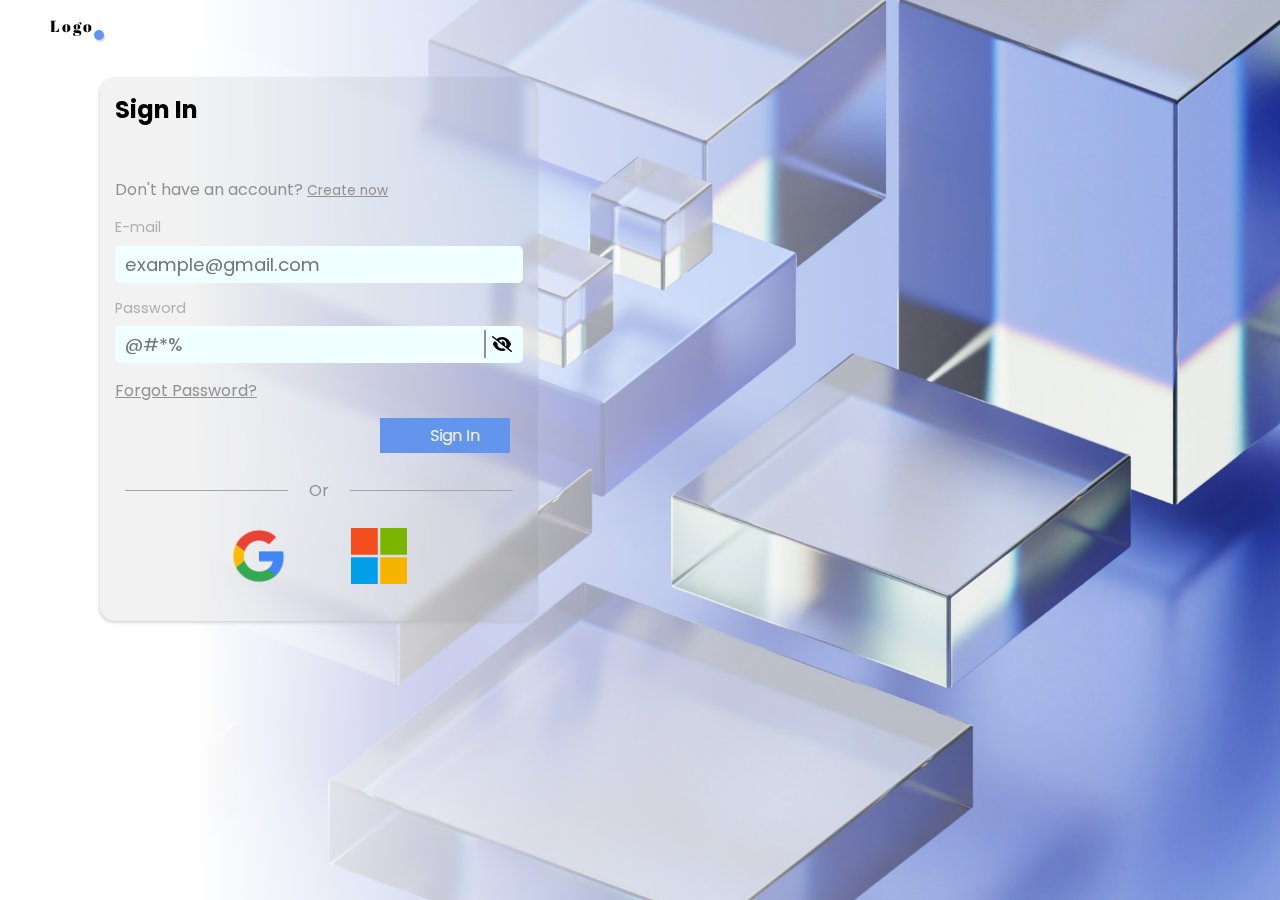
<file: pages/login.html>
<!DOCTYPE html>
<html lang="en">
<head>
    <meta charset="UTF-8">
    <meta name="viewport" content="width=device-width, initial-scale=1.0">
    <title>Login | Mock App</title>

    <link rel="icon" href="../assets/images/poo_solid.ico" type="image/x-icon">

    <link rel="stylesheet" href="../assets/styles/login/styles.css">
</head>
<body>
    <div class="frame">
        <div class="logo">
            <a href="#"><p>Logo</p></a>
        </div>
        <div class="formBlock">
            <!-- topic -->
            <h2>Sign In</h2>
            <!-- error msg -->
             <div class="errorMsg"></div>
            <!-- form -->
            <form action="../includes/login/action.php" method="post">
                <p>Don't have an account? <a href="../pages/signup.html">Create now</a></p>
                <div class="inputBlock">
                    <label for="userEmail">E-mail</label>
                    <input type="email" name="userEmail" id="userEmail" placeholder="example@gmail.com">
                </div>
                <div class="inputBlock">
                    <label for="userPassword">Password</label>
                    <input type="password" name="userPassword" id="userPassword" placeholder="@#*%">
                    <div class="eyeBtn">
                        <img id="eye" src="../assets/images/login/eye-slash-solid.svg" alt="eye-button" onclick="toggleVisibility('eye', 'userPassword')">
                    </div>
                </div>
                <a href="">Forgot Password?</a>
                <button type="submit">Sign In</button>
            </form>
            <!-- other options -->
            <div class="otherOpt">
                <div class="block"> <hr> Or <hr> </div>
                <div class="block">
                    <a href="">
                        <img src="../assets/images/login/Google_logo.png" alt="google-logo-btn">
                    </a>
                    <a href="">
                        <img src="../assets/images/login/Microsoft_logo.png" alt="microsoft-logo-btn">
                    </a>
                </div>
            </div>
        </div>

    </div>
    
    <script src="../assets/scripts/login/javascript.js"></script>

</body>
</html>
</file>
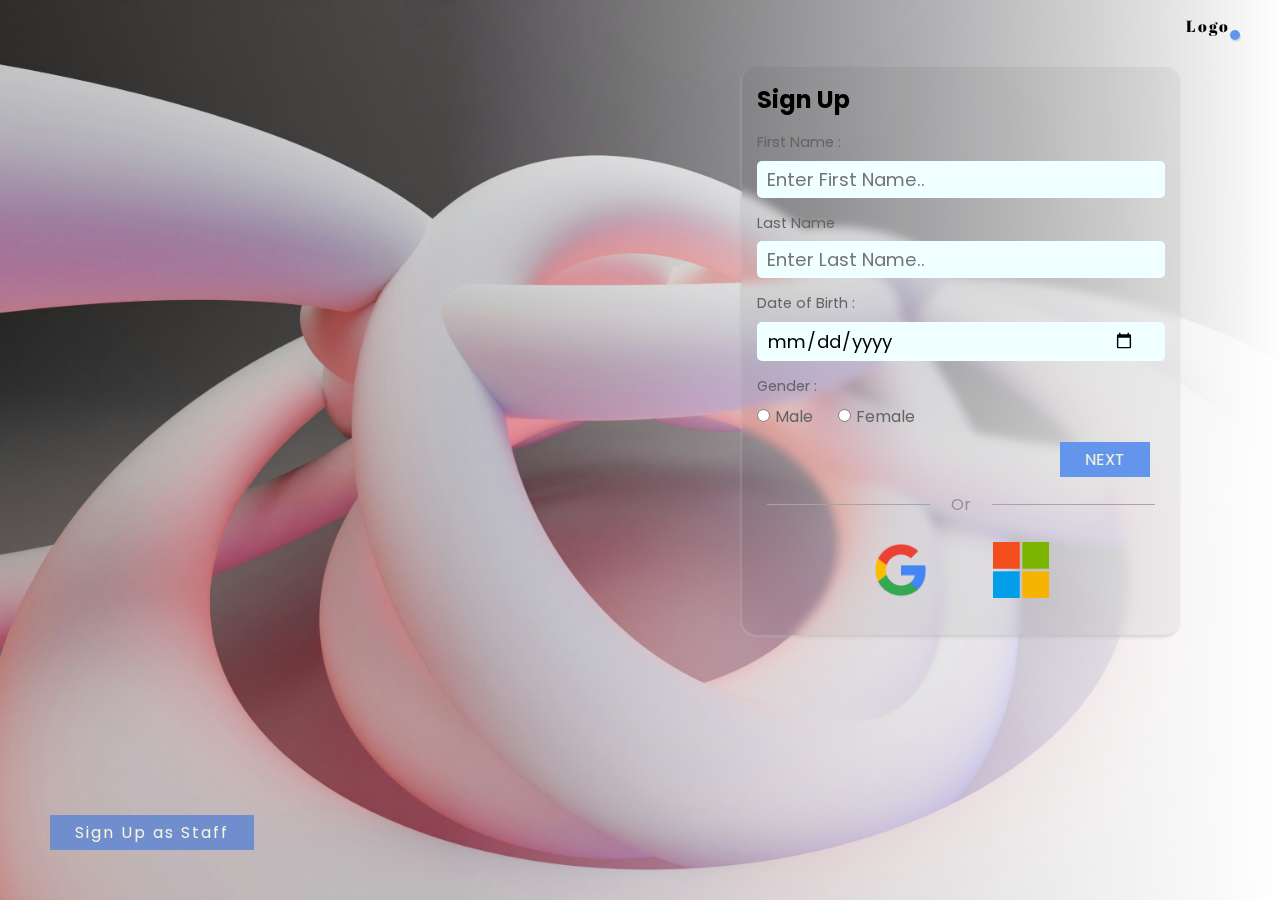
<file: pages/signup.html>
<!DOCTYPE html>
<html lang="en">
<head>
    <meta charset="UTF-8">
    <meta name="viewport" content="width=device-width, initial-scale=1.0">
    <title>Sign Up | Mock App</title>

    <link rel="icon" href="../assets/images/poo_solid.ico" type="image/x-icon">

    <link rel="stylesheet" href="../assets/styles/signup/styles.css">
</head>
<body>

    <button id="toggleType">Sign Up as <span>Staff</span></button>
    
    <div class="frame">
            
        <div class="logo">
            <a href="#"><p>Logo</p></a>
        </div>

        <div class="formBlock">
            <!-- topic -->
            <h2>Sign Up <span></span> </h2>
            
            <!-- form -->
            <form action="../includes/signup/action.php" method="post">

                <!-- whether as customer or staff -->
                <input type="hidden" name="regType" id="regType" value="customer">
                
                <!-- personal details -->
                <fieldset style="display: flex">
                    <div class="inputBlock">
                        <label for="userFirstName">First Name :</label>
                        <input type="text" name="userFirstName" id="userFirstName" placeholder="Enter First Name..">
                    </div>
                    <div class="inputBlock">
                        <label for="userLastName">Last Name</label>
                        <input type="text" name="userLastName" id="userLastName" placeholder="Enter Last Name..">
                    </div>
                    <div class="inputBlock">
                        <label for="userDoB">Date of Birth :</label>
                        <input type="date" name="userDoB" id="userDoB">
                    </div>
                    <div class="inputBlock">
                        <legend>Gender :</legend>
                        <div class="genderBlock">
                            <label>
                                <input type="radio" name="gender" value="male" />Male
                            </label>
                            <label>
                                <input type="radio" name="gender" value="female" />Female
                            </label>
                        </div>
                    </div>
                </fieldset>

                <!-- physical contact details -->
                <fieldset style="display: none">
                    <div class="inputBlock">
                        <label for="userAddress">Address :</label>
                        <textarea name="userAddress" id="userAddress" placeholder='Enter your Address..'></textarea>
                    </div>
                    <div class="inputBlock">
                        <label for="userDistrict">District :</label>
                        <select name="userDistrict" id="userDistrict">
                            <option value="" disabled selected>Select your District..</option>
                        </select>
                    </div>
                    <div class="inputBlock">
                        <label for="userPostalCode">Postal Code :</label>
                        <input type="text" name="userPostalCode" id="userPostalCode" placeholder="XXXXX">
                    </div>
                </fieldset>

                <!-- virtual contact details -->
                <fieldset style="display: none">
                    <div class="inputBlock">
                        <label for="userNIC">NIC Number :</label>
                        <input type="text" name="userNIC" id="userNIC" placeholder="XXXXXXXXXXXX">
                    </div>
                    <div class="inputBlock">
                        <label for="userEmail">Email :</label>
                        <input type="email" name="userEmail" id="userEmail" placeholder="example@gmail.com">
                    </div>
                    <div class="inputBlock">
                        <label for="userMobile">Contact Number :</label>
                        <input type="tel" name="userMobile" id="userMobile" placeholder="+XX XXX XXX XXX">
                    </div>
                </fieldset>

                <!-- staff post details -->
                <fieldset style="display: none" class="staffContent" disabled>
                    <div class="inputBlock">
                        <label for="staffPost">Position :</label>
                        <select name="staffPost" id="staffPost">
                            <option value="" disabled selected>Select your Post..</option>
                        </select>
                    </div>
                    <div class="inputBlock">
                        <label for="staffBranch">Branch :</label>
                        <select name="staffBranch" id="staffBranch">
                            <option value="" disabled selected>Select your Branch..</option>
                        </select>
                    </div>
                </fieldset>

                <!-- staff documents -->
                <fieldset style="display: none" class="staffContent" disabled>
                    <div class="inputBlock">
                        <label for="userImg">Profile Picture <span>* png/jpg/jpeg only</span> :</label>
                        <input type="file" name="userImg" id="userImg" accept=".png, .jpg, .jpeg">
                    </div>
                    <div class="inputBlock">
                        <label for="userNICScan">NIC Scan <span>* pdf only</span> :</label>
                        <input type="file" name="userNICScan" id="userNICScan">
                    </div>
                    <div class="inputBlock">
                        <label for="staffCV">Resume <span>* pdf only</span> :</label>
                        <input type="file" name="staffCV" id="staffCV">
                    </div>
                </fieldset>

                <!-- confirm password -->
                <fieldset style="display: none">
                    <div class="inputBlock">
                        <label for="userPwd">Create Password :</label>
                        <input type="password" name="userPwd" id="userPwd">
                        <div class="eyeBtn">
                            <img src="../assets/images/signup/eye-slash-solid.svg" alt="eye-button" onclick="toggleVisibility('userPwd', this)">
                        </div>
                    </div>
                    <div class="inputBlock">
                        <label for="userCpwd">Confirm Password :</label>
                        <input type="password" name="userCpwd" id="userCpwd">
                        <div class="eyeBtn">
                            <img src="../assets/images/signup/eye-slash-solid.svg" alt="eye-button" onclick="toggleVisibility('userCpwd', this)">
                        </div>
                    </div>
                </fieldset>

                <div class="btnBlock">
                    <p style="display: none" id="prevBtn">previous</p>
                    <p style="display: inline" id="nextBtn">next</p>
                    <button style="display: none" id="submitBtn" type="submit">submit</button>
                </div>

            </form>

            <!-- other options -->
            <div class="otherOpt">
                <div class="block"> <hr> Or <hr> </div>
                <div class="block">
                    <a href="">
                        <img src="../assets/images/login/Google_logo.png" alt="google-logo-btn" />
                    </a>
                    <a href="">
                        <img src="../assets/images/login/Microsoft_logo.png" alt="microsoft-logo-btn" />
                    </a>
                </div>
            </div>

        </div>
    </div>

    <script src="../assets/scripts/signup/javascript.js"></script>

</body>
</html>
</file>
<file: assets/styles/login/styles.css>
@import url('https://fonts.googleapis.com/css2?family=Poppins:ital,wght@0,100;0,200;0,300;0,400;0,500;0,600;0,700;0,800;0,900;1,100;1,200;1,300;1,400;1,500;1,600;1,700;1,800;1,900&display=swap');
@import url('https://fonts.googleapis.com/css2?family=Abril+Fatface&display=swap');

/* 
    font-family: "Poppins", sans-serif;
    font-family: "Abril Fatface", serif;
*/

* {
    position: relative;
    margin: 0;
    padding: 0;
    font-family: "Poppins", sans-serif;
}

a{
    color: initial;
    text-decoration: none;
}

body {
    width: 100%;
    min-height: 100vh;
    background: url(../../images/login/shubham-dhage-4Wk31QvI2PA-unsplash.jpg);
    background-position: center;
    background-repeat: no-repeat;
    background-size: cover;
}

body::after {
    content: '';
    position: absolute;
    width: 100%;
    height: 100%;
    background: linear-gradient(to right, rgba(255,255,255,1) 15%,rgba(255,255,255,0) 100%);
    top: 0;
    left: 0;
    z-index: -1;
}

.frame {
    display: flex;
    flex-direction: column;
    justify-content: flex-start;
    align-items: flex-start;
    left: 50px;
    width: fit-content;
    gap: 25px;
}

/* logo */

.frame .logo {
    padding: 15px 0px;
}

.frame .logo p {
    font-family: "Abril Fatface", serif;
    font-size: 1em;
    letter-spacing: 2px;
    width: fit-content;
}

.frame .logo p::after {
    content: '';
    position: absolute;
    width: 10px;
    height: 10px;
    border-radius: 50%;
    bottom: -3px;
    right: -10px;
    background-color: cornflowerblue;
    box-shadow: 1px 2px gainsboro;
}

/* form */

.formBlock {
    padding: 15px;
    display: flex;
    flex-direction: column;
    gap: 25px;
    backdrop-filter: blur(5px) brightness(.95);
    box-shadow: -1px 2px 3px rgba(180, 180, 180, 0.5);
    border-radius: 15px;
    left: 50px;
}

.formBlock form {
    display: flex;
    flex-direction: column;
    gap: 15px;
}

.formBlock form .inputBlock {
    display: flex;
    flex-direction: column;
    gap: 7.5px;
}

.formBlock .errorMsg p{
    font-size: .75em;
    color: tomato;
}

.formBlock form input {
    outline: none;
    border: none;
    padding: 5px 30px 5px 10px;
    font-size: 1.15em;
    border-radius: 5px;
    background-color: azure;
    width: 20em;
    transition: .35s ease-in-out all;
}

.formBlock form input:focus {
    background-color: ghostwhite;
    box-shadow: 0 3px 5px rgb(180, 180, 180);
}

.formBlock form label {
    font-size: .9em;
    color: rgb(175, 175, 175);
}

.formBlock form p,
.formBlock form a {
    font-size: 1em;
    color: rgb(145, 145, 145);
}

.formBlock form a {
    text-decoration: underline;
    transition: all .35s ease-in-out;
}

.formBlock form p a {
    font-size: .85em;
}

.formBlock form a:hover {
    color: black;
}

.formBlock form img {
    width: 1.25em;
    cursor: pointer;
    transition: all .35s ease-in-out;
}

.formBlock form .eyeBtn {
    position: absolute;
    top: 32px;
    right: 5px;
    padding: 6px;
    border-left: 2px solid rgb(145, 145, 145);
    display: flex;
    justify-content: center;
    align-items: center;
}

.formBlock form button {
    width: max-content;
    padding: 5px 30px 5px 50px;
    outline: none;
    border: none;
    background-color: cornflowerblue;
    color: beige;
    font-size: 1em;
    left: 65%;
    transition: all .35s ease-in-out;
    cursor: pointer;
}

.formBlock form button:hover {
    background-color: rgb(0, 194, 65);
    box-shadow: 0 3px 5px rgb(150, 150, 150);
    padding: 5px 40px 5px 40px;
}

/* login with other options */

.formBlock .otherOpt {
    color: rgb(145, 145, 145);
    margin-bottom: 15px;
}

.formBlock .otherOpt .block {
    display: flex;
    justify-content: space-around;
    align-items: center;
}

.formBlock .otherOpt .block:last-child {
    margin-top: 25px;
    justify-content: space-evenly;
    width: 75%;
    left: 12.5%;
}

.formBlock .otherOpt img {
    transition: all .35s ease-in-out;
    width: 3.5em;
}


.formBlock .otherOpt img:hover {
    filter: drop-shadow(0px 3px 5px rgb(100, 100, 100));
}

.formBlock .otherOpt hr {
    width: 40%;
    border: none;
    height: 1.5px;
    background-color: rgb(165, 165, 165);
}
</file>
<file: assets/styles/signup/styles.css>
@import url('https://fonts.googleapis.com/css2?family=Poppins:ital,wght@0,100;0,200;0,300;0,400;0,500;0,600;0,700;0,800;0,900;1,100;1,200;1,300;1,400;1,500;1,600;1,700;1,800;1,900&display=swap');
@import url('https://fonts.googleapis.com/css2?family=Abril+Fatface&display=swap');

/* 
    font-family: "Poppins", sans-serif;
    font-family: "Abril Fatface", serif;
*/

* {
    position: relative;
    margin: 0;
    padding: 0;
    font-family: "Poppins", sans-serif;
    transition: all .35s ease-in-out;
}

a{
    color: initial;
    text-decoration: none;
}

body {
    width: 100%;
    min-height: 100vh;
    background-image: url('../../images/signup/shubham-dhage-LtIf-DdfIgk-unsplash.jpg');
    background-position: center;
    background-repeat: no-repeat;
    background-size: cover;
}

body::after {
    content: '';
    position: absolute;
    width: 100%;
    height: 100%;
    background: linear-gradient(to left, rgba(255,255,255, 1) 0%,rgba(255,255,255,0) 65%);
    top: 0;
    left: 0;
    z-index: -1;
}

.frame {
    display: flex;
    flex-direction: column;
    justify-content: flex-start;
    align-items: flex-end;
    right: 50px;
    width: 100%;
    gap: 15px;
}

/* toggle button */

#toggleType {
    position: absolute;
    bottom: 50px;
    left: 50px;
    z-index: 100;
    background-color: rgb(112, 141, 205);
    color: beige;
    width: max-content;
    padding: 5px 25px;
    outline: none;
    border: none;
    font-size: 1em;
    letter-spacing: 2px;
    transition: all ease-in-out .35s;
    cursor: pointer;
}

#toggleType:hover {
    box-shadow: 0 2px 3px rgb(50, 50, 50);
}

/* logo */

.frame .logo {
    padding: 15px 0px;
}

.frame .logo p {
    font-family: "Abril Fatface", serif;
    font-size: 1em;
    letter-spacing: 2px;
    width: fit-content;
}

.frame .logo p::after {
    content: '';
    position: absolute;
    width: 10px;
    height: 10px;
    border-radius: 50%;
    bottom: -3px;
    right: -10px;
    background-color: cornflowerblue;
    box-shadow: 1px 2px gainsboro;
}

/* form */

.formBlock {
    padding: 15px;
    display: flex;
    flex-direction: column;
    gap: 15px;
    backdrop-filter: blur(5px) brightness(.95);
    box-shadow: -1px 2px 3px rgba(180, 180, 180, 0.5);
    border-radius: 15px;
    right: 50px;
}

.formBlock form {
    display: flex;
    flex-direction: column;
    justify-content: center;
    align-items: center;
}

.formBlock form fieldset {
    flex-direction: column;
    gap: 15px;
    min-width: 400px;
    min-height: 300px;
    justify-content: space-around;
    outline: none;
    border: none;
}

.formBlock form .inputBlock {
    display: flex;
    flex-direction: column;
    gap: 7.5px;
}

.formBlock .btnBlock{
    display: flex;
    justify-content: flex-end;
    align-items: center;
    gap: 10px;
    margin-top: 10px;
    width: 100%;
}

.formBlock form .btnBlock button,
.formBlock form .btnBlock p {
    width: max-content;
    padding: 5px 25px;
    outline: none;
    border: none;
    background-color: cornflowerblue;
    color: beige;
    font-size: 1em;
    transition: all .35s ease-in-out;
    cursor: pointer;
    margin-right: 15px;
    text-transform: uppercase;
}

.formBlock form .btnBlock button:hover ,
.formBlock form .btnBlock p:hover {
    box-shadow: 0 3px 5px rgb(150, 150, 150);
    padding: 5px 25px;
}

.formBlock form .btnBlock button:hover {
    background-color: rgb(0, 194, 65);
}

.formBlock form .btnBlock p:hover{
    background-color: rgb(59, 49, 209);
}

.formBlock .errorMsg p{
    font-size: .75em;
    color: tomato;
}

.formBlock form input,
.formBlock form textarea,
.formBlock form select {
    outline: none;
    border: none;
    padding: 5px 30px 5px 10px;
    font-size: 1.15em;
    border-radius: 5px;
    background-color: azure;
    width: 20em;
    transition: .35s ease-in-out all;
}

.formBlock form input:focus,
.formBlock form textarea:focus {
    background-color: ghostwhite;
    box-shadow: 0 3px 5px rgb(180, 180, 180);
}

.formBlock form label,
.formBlock form legend {
    font-size: .9em;
    color: rgb(100, 100, 100);
}

.formBlock form label span {
    font-size: .7em;
    color: rgb(98, 95, 136);
}
.formBlock form img {
    width: 1.25em;
    cursor: pointer;
    transition: all .35s ease-in-out;
}

.formBlock form .eyeBtn {
    position: absolute;
    top: 32px;
    right: 5px;
    padding: 6px;
    border-left: 2px solid rgb(145, 145, 145);
    display: flex;
    justify-content: center;
    align-items: center;
}

.formBlock form .genderBlock {
    display: flex;
    align-items: center;
    gap: 25px;
}

.formBlock form .genderBlock input {
    width: fit-content;
    margin-right: 5px;
}

.formBlock form .genderBlock label {
    font-size: 1em;
    cursor: pointer;
    transition: all .35s ease-in-out;
}

/* login with other options */

.formBlock .otherOpt {
    color: rgb(145, 145, 145);
    margin-bottom: 15px;
}

.formBlock .otherOpt .block {
    display: flex;
    justify-content: space-around;
    align-items: center;
}

.formBlock .otherOpt .block:last-child {
    margin-top: 25px;
    justify-content: space-evenly;
    width: 75%;
    left: 12.5%;
}

.formBlock .otherOpt img {
    transition: all .35s ease-in-out;
    width: 3.5em;
}

.formBlock .otherOpt img:hover {
    filter: drop-shadow(0px 3px 5px rgb(100, 100, 100));
}

.formBlock .otherOpt hr {
    width: 40%;
    border: none;
    height: 1.5px;
    background-color: rgb(165, 165, 165);
}
</file>
